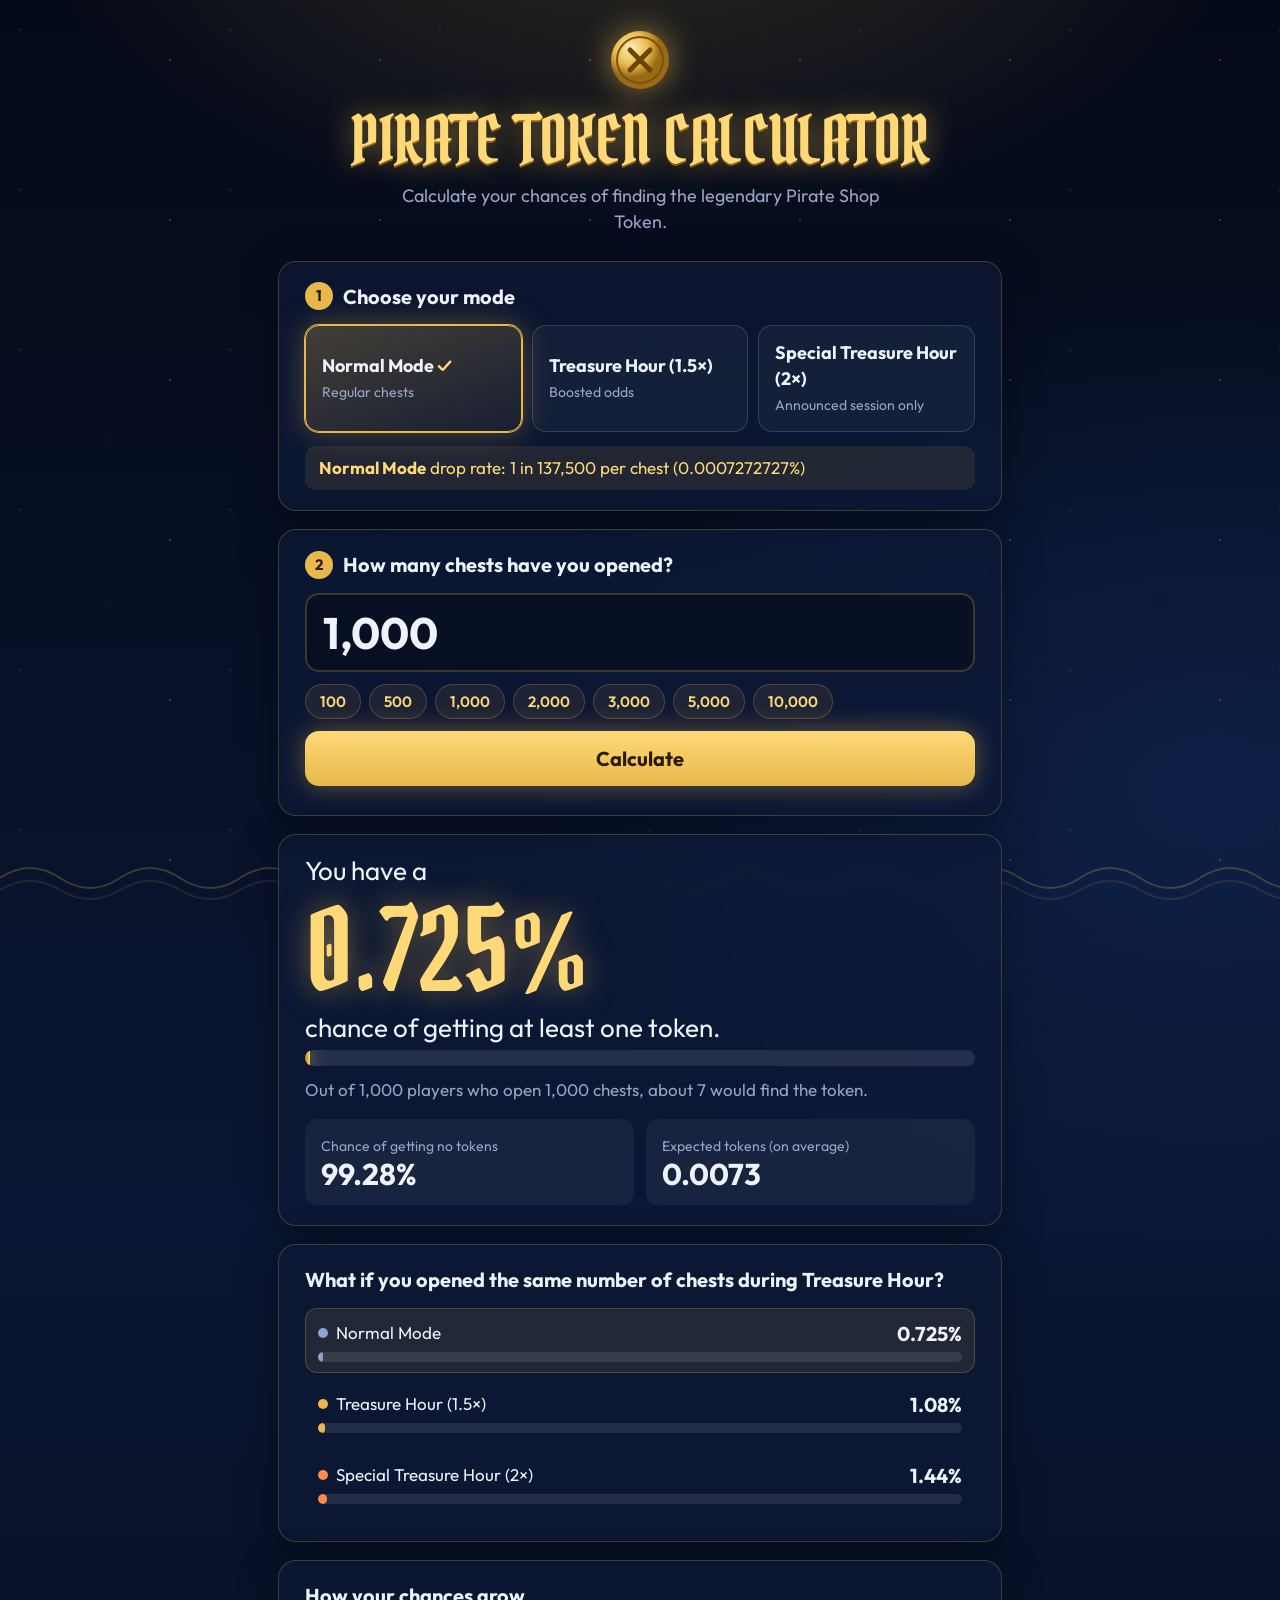
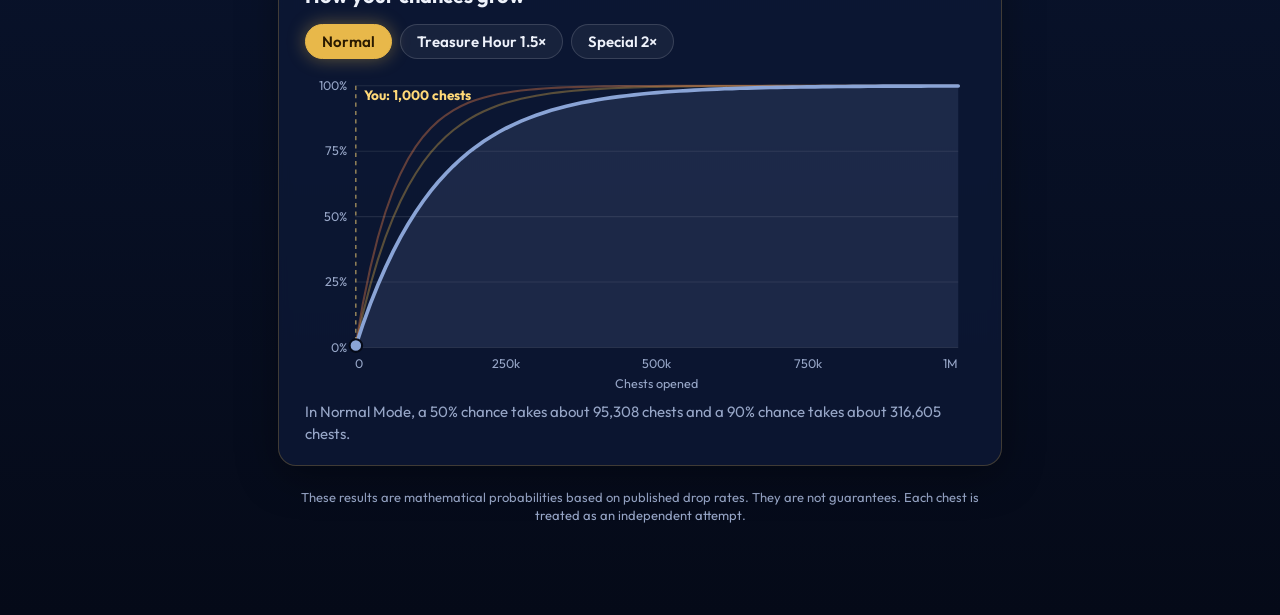
<file: index.html>
<!doctype html>
<html lang="en"><head><meta charset="utf-8">
<meta name="viewport" content="width=device-width, initial-scale=1, viewport-fit=cover">
<title>Pirate Token Calculator</title>
<link href="https://fonts.googleapis.com/css2?family=Outfit:wght@400;600;700&family=Pirata+One&display=swap" rel="stylesheet">
<link rel="stylesheet" href="style.css"></head><body>
<main>
<header class="hero">
<svg class="coin" viewBox="0 0 64 64" aria-hidden="true"><defs><radialGradient id="cg" cx="35%" cy="30%"><stop offset="0" stop-color="#fff0b8"/><stop offset=".6" stop-color="#e8b84a"/><stop offset="1" stop-color="#9a6a14"/></radialGradient></defs><circle cx="32" cy="32" r="29" fill="url(#cg)"/><circle cx="32" cy="32" r="23" fill="none" stroke="#7a5210" stroke-width="2"/><path d="M22 22l20 20M42 22L22 42" stroke="#6b4608" stroke-width="5" stroke-linecap="round"/></svg>
<h1>PIRATE TOKEN CALCULATOR</h1>
<p>Calculate your chances of finding the legendary Pirate Shop Token.</p>
</header>

<section class="card">
<h2><span class="st">1</span>Choose your mode</h2>
<div class="modes">
<button class="mode" data-m="normal"><b>Normal Mode</b><span>Regular chests</span></button>
<button class="mode" data-m="th"><b>Treasure Hour (1.5×)</b><span>Boosted odds</span></button>
<button class="mode" data-m="sp"><b>Special Treasure Hour (2×)</b><span>Announced session only</span></button>
</div>
<p id="rate"></p>
</section>

<section class="card">
<h2><span class="st">2</span><label for="n">How many chests have you opened?</label></h2>
<input id="n" type="text" inputmode="numeric" autocomplete="off" placeholder="Type a number">
<div class="chips" id="chips"></div>
<button id="calc">Calculate</button>
<p id="err" role="alert"></p>
</section>

<section class="card" id="res" aria-live="polite">
<p id="hint">Enter how many chests you have opened to see your chances.</p>
<div id="out">
<p class="main">You have <span id="art">a</span> <span id="big"></span> chance of getting at least one token.</p>
<div class="meter"><i id="fill"></i></div>
<p id="plain"></p>
<div class="two">
<div class="stat"><span>Chance of getting no tokens</span><b id="miss"></b></div>
<div class="stat"><span>Expected tokens (on average)</span><b id="exp"></b></div>
</div>
</div>
</section>

<section class="card">
<h2>What if you opened the same number of chests during Treasure Hour?</h2>
<div id="cmp"></div>
</section>

<section class="card">
<h2>How your chances grow</h2>
<div class="tabs" role="group" aria-label="Graph mode">
<button data-g="normal">Normal</button><button data-g="th">Treasure Hour 1.5×</button><button data-g="sp">Special 2×</button>
</div>
<svg id="gr" viewBox="0 0 640 310" role="img" aria-label="Chance of at least one token as chests are opened"></svg>
<p id="mil"></p>
</section>

<p class="fine">These results are mathematical probabilities based on published drop rates. They are not guarantees. Each chest is treated as an independent attempt.</p>
</main>
<script src="script.js"></script></body></html>
</file>
<file: style.css>
:root{--bg:#050a18;--card:rgba(13,25,54,.78);--line:rgba(232,184,74,.24);--gold:#e8b84a;--gold2:#ffd978;--ink:#eef2fb;--mute:#97a6c7;color-scheme:dark;box-sizing:border-box;padding-top:env(safe-area-inset-top,0px);padding-bottom:env(safe-area-inset-bottom,0px)}
*{box-sizing:border-box}
body{margin:0;min-height:100dvh;color:var(--ink);font:17px/1.45 Outfit,system-ui,sans-serif;background:radial-gradient(900px 520px at 50% -140px,rgba(232,184,74,.2),transparent 70%),radial-gradient(700px 500px at 95% 35%,rgba(40,90,190,.2),transparent),linear-gradient(#050a18,#0a1633 55%,#050a18) var(--bg);position:relative;overflow-x:hidden}
body::before{content:"";position:fixed;inset:0;pointer-events:none;opacity:.55;background-image:radial-gradient(1px 1px at 20px 30px,#fff9,transparent),radial-gradient(1px 1px at 110px 120px,#fff7,transparent),radial-gradient(1.5px 1.5px at 170px 60px,#ffd978aa,transparent);background-size:210px 160px}
body::after{content:"";position:fixed;left:0;right:0;bottom:0;height:46px;pointer-events:none;opacity:.8;background:url("data:image/svg+xml,%3Csvg xmlns='http://www.w3.org/2000/svg' width='240' height='46' viewBox='0 0 240 46'%3E%3Cpath d='M0 24Q30 4 60 24T120 24T180 24T240 24' fill='none' stroke='%23e8b84a' stroke-opacity='.3' stroke-width='2'/%3E%3Cpath d='M0 36Q30 18 60 36T120 36T180 36T240 36' fill='none' stroke='%23e8b84a' stroke-opacity='.15' stroke-width='2'/%3E%3C/svg%3E") 0 0/240px 46px repeat-x;animation:sea 18s linear infinite}
@keyframes sea{to{background-position-x:240px}}
main{position:relative;z-index:1;max-width:780px;margin:auto;padding:28px clamp(14px,4vw,28px) 90px}
.hero{text-align:center;margin-bottom:26px}
.coin{width:64px;height:64px;filter:drop-shadow(0 0 16px rgba(232,184,74,.6));animation:bob 4s ease-in-out infinite}
@keyframes bob{50%{transform:translateY(-6px) rotate(6deg)}}
h1{font:400 clamp(36px,9vw,66px)/1 "Pirata One",Georgia,serif;margin:8px 0 10px;color:var(--gold2);text-shadow:0 0 28px rgba(232,184,74,.5),0 2px 0 #7a5210}
.hero p{margin:0 auto;max-width:480px;color:var(--mute);font-size:18px}
.card{background:var(--card);border:1px solid var(--line);border-radius:18px;padding:20px clamp(16px,4vw,26px);margin-bottom:18px;backdrop-filter:blur(6px);box-shadow:0 10px 40px rgba(0,0,0,.35)}
h2{margin:0 0 14px;font-size:20px;display:flex;align-items:center;gap:10px}
h2 .st{flex:none;width:28px;height:28px;border-radius:50%;background:var(--gold);color:#2a1a00;display:grid;place-items:center;font-size:15px;font-weight:700}
.modes{display:grid;grid-template-columns:repeat(3,1fr);gap:10px}
@media (max-width:640px){.modes{grid-template-columns:1fr}}
.mode{font:inherit;color:var(--ink);text-align:left;padding:14px 16px;border-radius:14px;border:1px solid rgba(255,255,255,.14);background:rgba(255,255,255,.04);cursor:pointer;transition:transform .2s,box-shadow .3s,border-color .3s,background .3s}
.mode b{display:block;font-size:18px}.mode span{color:var(--mute);font-size:14px}
.mode:hover{transform:translateY(-2px);border-color:var(--gold)}
.mode[aria-pressed="true"]{border-color:var(--gold);background:linear-gradient(160deg,rgba(232,184,74,.25),rgba(232,184,74,.06));box-shadow:0 0 0 1px var(--gold),0 0 30px rgba(232,184,74,.35)}
.mode[aria-pressed="true"] b::after{content:" ✓";color:var(--gold2)}
#rate{margin:14px 0 0;padding:10px 14px;border-radius:10px;background:rgba(232,184,74,.1);color:var(--gold2)}
button:focus-visible,input:focus-visible{outline:2px solid var(--gold2);outline-offset:2px}
#n{width:100%;font:700 clamp(30px,8vw,44px) Outfit,sans-serif;color:var(--ink);background:rgba(0,0,0,.3);border:2px solid var(--line);border-radius:14px;padding:10px 16px;transition:border-color .3s,box-shadow .3s}
#n:focus{border-color:var(--gold);box-shadow:0 0 24px rgba(232,184,74,.3);outline:none}
.chips{display:flex;flex-wrap:wrap;gap:8px;margin:12px 0}
.chips button{font:600 15px Outfit,sans-serif;color:var(--gold2);background:rgba(232,184,74,.08);border:1px solid var(--line);border-radius:999px;padding:7px 14px;cursor:pointer;transition:background .2s,transform .2s}
.chips button:hover{background:rgba(232,184,74,.22);transform:translateY(-1px)}
#calc{width:100%;font:700 20px Outfit,sans-serif;color:#2a1a00;background:linear-gradient(180deg,var(--gold2),var(--gold));border:0;border-radius:14px;padding:15px;cursor:pointer;box-shadow:0 0 26px rgba(232,184,74,.4);transition:transform .2s,box-shadow .3s}
#calc:hover{transform:translateY(-2px);box-shadow:0 0 40px rgba(232,184,74,.6)}
#err{margin:8px 0 0;color:#ff9a8a;min-height:1px}
#res.pulse{animation:glow .9s}
@keyframes glow{40%{box-shadow:0 0 0 2px var(--gold),0 0 60px rgba(232,184,74,.55)}}
.main{font-size:clamp(20px,4.6vw,26px);line-height:1.25;margin:0}
#big{display:block;font:400 clamp(64px,17vw,112px)/1 "Pirata One",Georgia,serif;color:var(--gold2);text-shadow:0 0 30px rgba(232,184,74,.5);margin:6px 0}
.meter{height:16px;border-radius:8px;background:rgba(255,255,255,.1);overflow:hidden;margin:6px 0 12px}
.meter i{display:block;height:100%;border-radius:8px;background:linear-gradient(90deg,#b8801c,var(--gold2));box-shadow:0 0 16px var(--gold);transition:width .6s cubic-bezier(.2,.8,.2,1)}
#plain{margin:0 0 16px;color:var(--mute)}
.two{display:grid;grid-template-columns:1fr 1fr;gap:12px}
@media (max-width:520px){.two{grid-template-columns:1fr}}
.stat{padding:14px 16px;border-radius:12px;background:rgba(255,255,255,.05)}
.stat b{display:block;font-size:30px;line-height:1.1}.stat span{color:var(--mute);font-size:14px}
#hint{color:var(--mute);margin:0}
.cp{display:grid;grid-template-columns:1fr auto;gap:4px 12px;padding:10px 12px;border-radius:12px;margin-bottom:6px;border:1px solid transparent;transition:background .3s,border-color .3s}
.cp.on{background:rgba(232,184,74,.1);border-color:var(--line)}
.cp .nm{display:flex;align-items:center;gap:8px}.cp .nm u{width:10px;height:10px;border-radius:50%}
.cp b{font-size:20px}.trk{grid-column:1/-1;height:10px;border-radius:5px;background:rgba(255,255,255,.1);overflow:hidden}
.trk i{display:block;height:100%;border-radius:5px;transition:width .6s cubic-bezier(.2,.8,.2,1)}
.sub{margin:0 0 12px;color:var(--mute)}
.tabs{display:flex;gap:8px;margin-bottom:10px;flex-wrap:wrap}
.tabs button{font:600 15px Outfit,sans-serif;color:var(--ink);background:rgba(255,255,255,.05);border:1px solid rgba(255,255,255,.14);border-radius:999px;padding:7px 16px;cursor:pointer;transition:all .25s}
.tabs button[aria-pressed="true"]{background:var(--gold);color:#2a1a00;border-color:var(--gold);box-shadow:0 0 18px rgba(232,184,74,.4)}
#gr{width:100%;height:auto;display:block}
#gr text{fill:var(--mute);font:12px Outfit,system-ui}
#gr .gl{stroke:rgba(255,255,255,.09)}#gr .mk{stroke:var(--gold2);stroke-dasharray:4 4;opacity:.8}
#gr text.you{fill:var(--gold2);font-weight:700;font-size:13px}
#mil{margin:8px 0 0;color:var(--mute);font-size:15px}
.fine{margin:22px 4px 0;color:var(--mute);font-size:13px;text-align:center}
[hidden]{display:none!important}
.hero,.card{animation:rise .7s both}.card:nth-of-type(1){animation-delay:.08s}.card:nth-of-type(2){animation-delay:.16s}.card:nth-of-type(3){animation-delay:.24s}
@keyframes rise{from{opacity:0;transform:translateY(14px)}}
@media (prefers-reduced-motion:reduce){*,::before,::after{animation:none!important;transition:none!important}}
</file>
